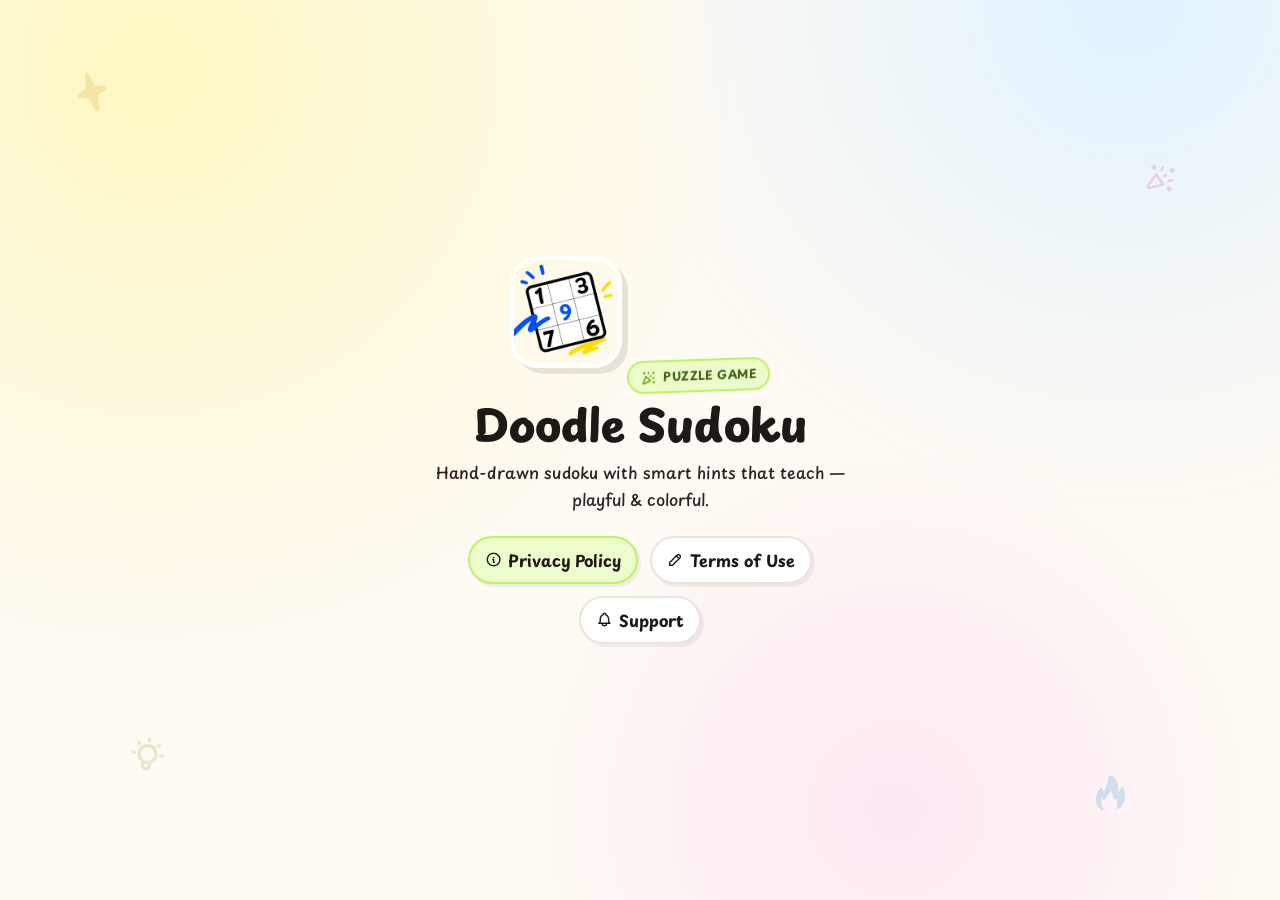
<file: doodle-sudoku/index.html>
<!DOCTYPE html>
<html lang="en">
  <head>
    <meta charset="utf-8" />
    <meta name="viewport" content="width=device-width, initial-scale=1" />
    <title>Doodle Sudoku</title>
    <meta
      name="description"
      content="Doodle Sudoku — hand-drawn sudoku with smart hints that teach."
    />
    <link rel="icon" type="image/png" href="./assets/favicon.png" />
    <link rel="apple-touch-icon" href="./assets/app-icon.png" />
    <link rel="preconnect" href="https://fonts.googleapis.com" />
    <link rel="preconnect" href="https://fonts.gstatic.com" crossorigin />
    <link
      href="https://fonts.googleapis.com/css2?family=Playpen+Sans:wght@400;500;600;700;800&display=swap"
      rel="stylesheet"
    />
    <link rel="stylesheet" href="./assets/shared.css" />
  </head>
  <body>
    <div class="floaters" aria-hidden="true">
      <span class="icon icon-sparkle a"></span>
      <span class="icon icon-confetti b"></span>
      <span class="icon icon-bulb c"></span>
      <span class="icon icon-streak d"></span>
    </div>

    <div class="hero">
      <div class="hero-inner">
        <img
          class="app-icon"
          src="./assets/app-icon.png"
          width="112"
          height="112"
          alt="Doodle Sudoku app icon"
        />
        <span class="eyebrow" style="margin: 0 auto"
          ><span class="icon icon-confetti"></span> Puzzle game</span
        >
        <h1>Doodle Sudoku</h1>
        <p>Hand-drawn sudoku with smart hints that teach — playful &amp; colorful.</p>
        <nav class="links" style="justify-content: center">
          <a class="primary" href="./privacy/"
            ><span class="icon icon-info"></span> Privacy Policy</a
          >
          <a href="./terms/"><span class="icon icon-pencil"></span> Terms of Use</a>
          <a href="./support/"><span class="icon icon-bell"></span> Support</a>
        </nav>
      </div>
    </div>
  </body>
</html>
</file>
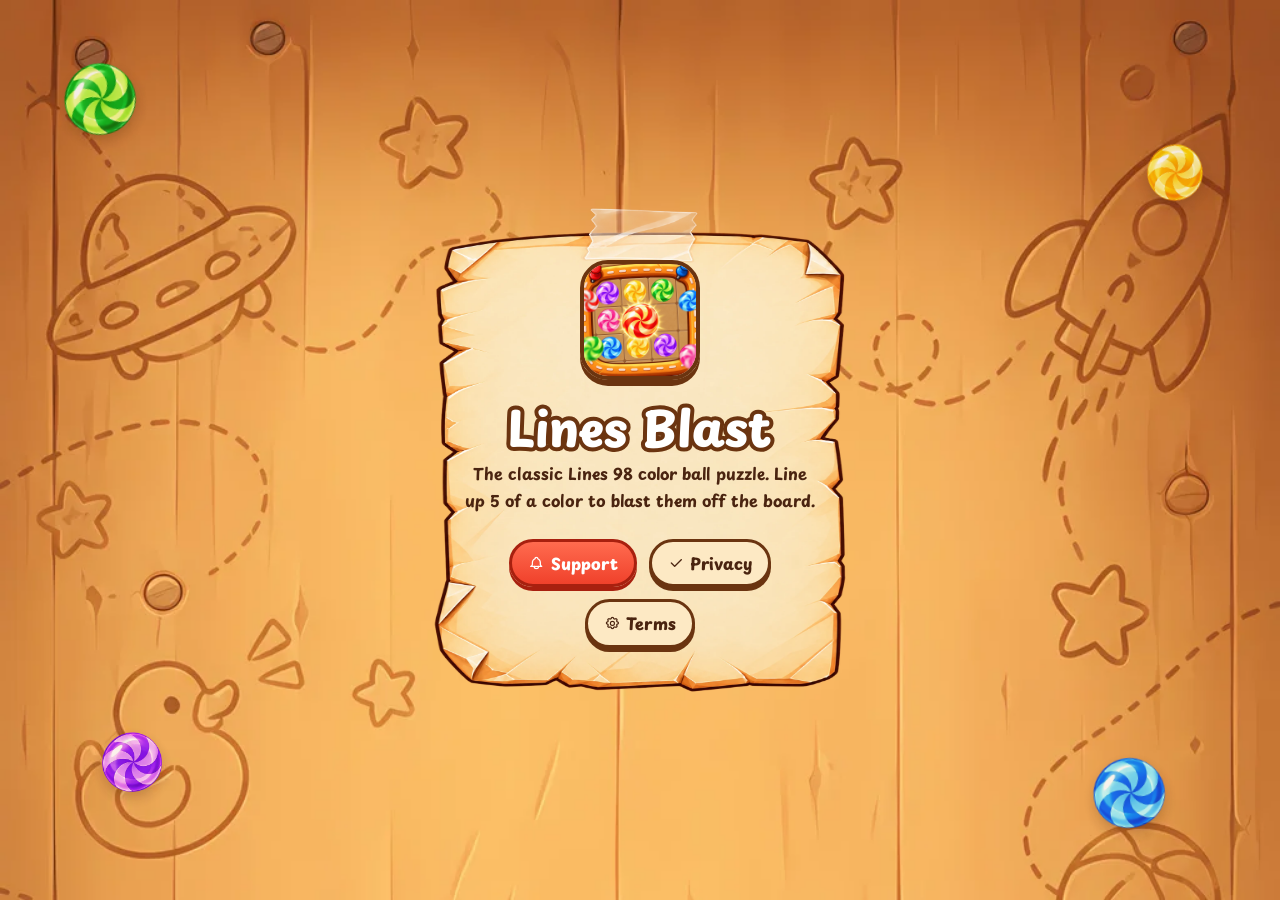
<file: lines-blast/index.html>
<!DOCTYPE html>
<html lang="en">
  <head>
    <meta charset="utf-8" />
    <meta name="viewport" content="width=device-width, initial-scale=1" />
    <title>Lines Blast: Color Ball Puzzle</title>
    <meta
      name="description"
      content="Lines Blast — the classic Lines 98 color ball puzzle. Line up 5 balls of the same color to blast them off the board."
    />
    <link rel="icon" type="image/png" href="./assets/favicon.png" />
    <link rel="apple-touch-icon" href="./assets/app-icon.png" />
    <link rel="preconnect" href="https://fonts.googleapis.com" />
    <link rel="preconnect" href="https://fonts.gstatic.com" crossorigin />
    <link
      href="https://fonts.googleapis.com/css2?family=Playpen+Sans:wght@500;700&display=swap"
      rel="stylesheet"
    />
    <link rel="stylesheet" href="./assets/shared.css" />
  </head>
  <body>
    <div class="balls" aria-hidden="true">
      <img class="a" src="./assets/ball-lollipop-1.webp" alt="" />
      <img class="b" src="./assets/ball-lollipop-3.webp" alt="" />
      <img class="c" src="./assets/ball-lollipop-5.webp" alt="" />
      <img class="d" src="./assets/ball-lollipop-6.webp" alt="" />
    </div>

    <div class="hero">
      <div class="hero-card">
        <img
          class="app-icon"
          src="./assets/app-icon.png"
          width="120"
          height="120"
          alt="Lines Blast app icon"
        />
        <h1>Lines Blast</h1>
        <p>
          The classic Lines 98 color ball puzzle. Line up 5 of a color to blast
          them off the board.
        </p>
        <nav class="links">
          <a class="primary" href="./support/"
            ><span class="icon icon-bell"></span> Support</a
          >
          <a href="./privacy/"><span class="icon icon-check"></span> Privacy</a>
          <a href="./terms/"><span class="icon icon-settings"></span> Terms</a>
        </nav>
      </div>
    </div>
  </body>
</html>
</file>
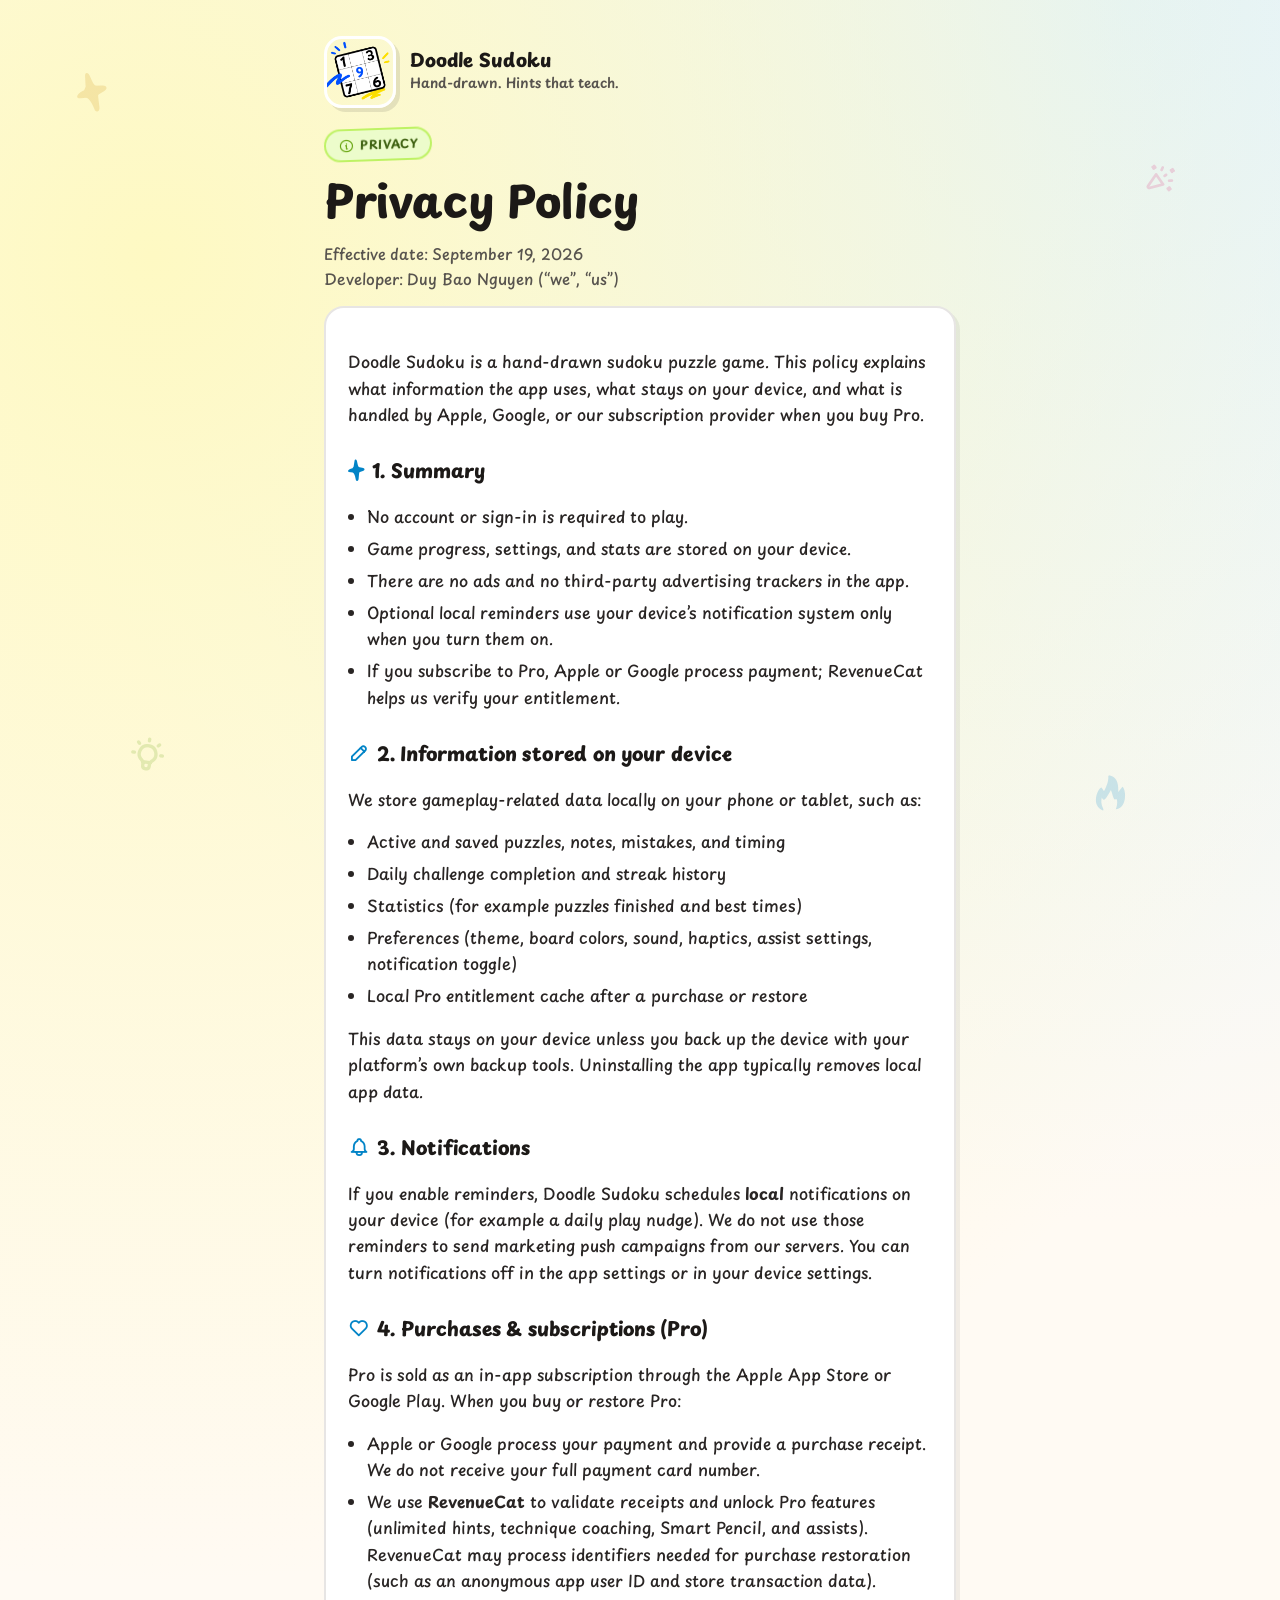
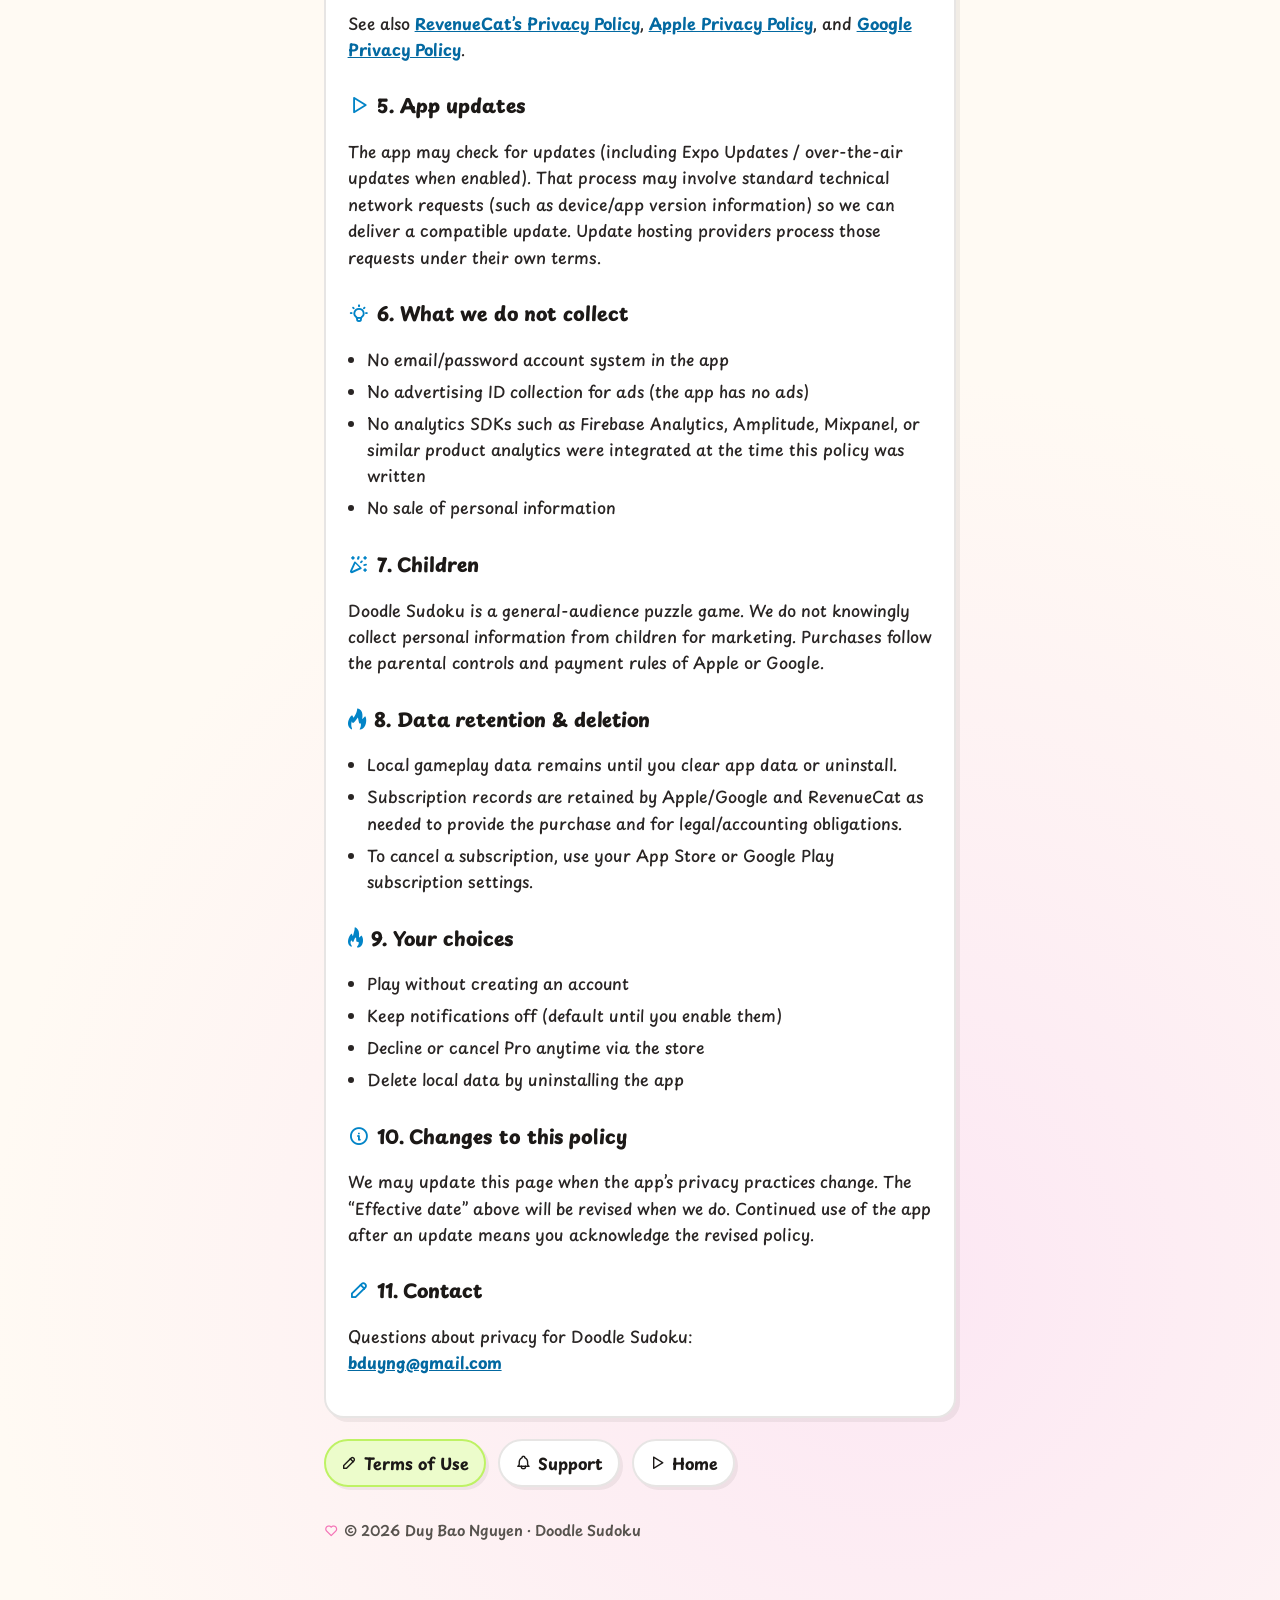
<file: doodle-sudoku/privacy/index.html>
<!DOCTYPE html>
<html lang="en">
  <head>
    <meta charset="utf-8" />
    <meta name="viewport" content="width=device-width, initial-scale=1" />
    <title>Privacy Policy — Doodle Sudoku</title>
    <meta
      name="description"
      content="Privacy Policy for Doodle Sudoku, a hand-drawn sudoku puzzle game by Duy Bao Nguyen."
    />
    <link rel="icon" type="image/png" href="../assets/favicon.png" />
    <link rel="apple-touch-icon" href="../assets/app-icon.png" />
    <link rel="preconnect" href="https://fonts.googleapis.com" />
    <link rel="preconnect" href="https://fonts.gstatic.com" crossorigin />
    <link
      href="https://fonts.googleapis.com/css2?family=Playpen+Sans:wght@400;500;600;700;800&display=swap"
      rel="stylesheet"
    />
    <link rel="stylesheet" href="../assets/shared.css" />
  </head>
  <body>
    <div class="floaters" aria-hidden="true">
      <span class="icon icon-sparkle a"></span>
      <span class="icon icon-confetti b"></span>
      <span class="icon icon-bulb c"></span>
      <span class="icon icon-streak d"></span>
    </div>

    <main class="wrap">
      <div class="brand">
        <img src="../assets/app-icon.png" width="72" height="72" alt="Doodle Sudoku app icon" />
        <div class="brand-text">
          <div class="brand-name">Doodle Sudoku</div>
          <div class="brand-tag">Hand-drawn. Hints that teach.</div>
        </div>
      </div>

      <header>
        <span class="eyebrow"><span class="icon icon-info"></span> Privacy</span>
        <h1>Privacy Policy</h1>
        <p class="meta">
          Effective date: September 19, 2026<br />
          Developer: Duy Bao Nguyen (“we”, “us”)
        </p>
      </header>

      <article class="card">
        <p>
          Doodle Sudoku is a hand-drawn sudoku puzzle game. This policy explains
          what information the app uses, what stays on your device, and what is
          handled by Apple, Google, or our subscription provider when you buy
          Pro.
        </p>

        <h2><span class="icon icon-sparkle"></span> 1. Summary</h2>
        <ul>
          <li>No account or sign-in is required to play.</li>
          <li>Game progress, settings, and stats are stored on your device.</li>
          <li>There are no ads and no third-party advertising trackers in the app.</li>
          <li>
            Optional local reminders use your device’s notification system only
            when you turn them on.
          </li>
          <li>
            If you subscribe to Pro, Apple or Google process payment; RevenueCat
            helps us verify your entitlement.
          </li>
        </ul>

        <h2><span class="icon icon-pencil"></span> 2. Information stored on your device</h2>
        <p>We store gameplay-related data locally on your phone or tablet, such as:</p>
        <ul>
          <li>Active and saved puzzles, notes, mistakes, and timing</li>
          <li>Daily challenge completion and streak history</li>
          <li>Statistics (for example puzzles finished and best times)</li>
          <li>
            Preferences (theme, board colors, sound, haptics, assist settings,
            notification toggle)
          </li>
          <li>Local Pro entitlement cache after a purchase or restore</li>
        </ul>
        <p>
          This data stays on your device unless you back up the device with your
          platform’s own backup tools. Uninstalling the app typically removes
          local app data.
        </p>

        <h2><span class="icon icon-bell"></span> 3. Notifications</h2>
        <p>
          If you enable reminders, Doodle Sudoku schedules
          <strong>local</strong> notifications on your device (for example a
          daily play nudge). We do not use those reminders to send marketing
          push campaigns from our servers. You can turn notifications off in the
          app settings or in your device settings.
        </p>

        <h2><span class="icon icon-heart"></span> 4. Purchases &amp; subscriptions (Pro)</h2>
        <p>
          Pro is sold as an in-app subscription through the Apple App Store or
          Google Play. When you buy or restore Pro:
        </p>
        <ul>
          <li>
            Apple or Google process your payment and provide a purchase receipt.
            We do not receive your full payment card number.
          </li>
          <li>
            We use <strong>RevenueCat</strong> to validate receipts and unlock
            Pro features (unlimited hints, technique coaching, Smart Pencil, and
            assists). RevenueCat may process identifiers needed for purchase
            restoration (such as an anonymous app user ID and store transaction
            data).
          </li>
        </ul>
        <p>
          See also
          <a href="https://www.revenuecat.com/privacy" rel="noopener noreferrer"
            >RevenueCat’s Privacy Policy</a
          >,
          <a
            href="https://www.apple.com/legal/privacy/"
            rel="noopener noreferrer"
            >Apple Privacy Policy</a
          >, and
          <a href="https://policies.google.com/privacy" rel="noopener noreferrer"
            >Google Privacy Policy</a
          >.
        </p>

        <h2><span class="icon icon-play"></span> 5. App updates</h2>
        <p>
          The app may check for updates (including Expo Updates / over-the-air
          updates when enabled). That process may involve standard technical
          network requests (such as device/app version information) so we can
          deliver a compatible update. Update hosting providers process those
          requests under their own terms.
        </p>

        <h2><span class="icon icon-bulb"></span> 6. What we do not collect</h2>
        <ul>
          <li>No email/password account system in the app</li>
          <li>No advertising ID collection for ads (the app has no ads)</li>
          <li>
            No analytics SDKs such as Firebase Analytics, Amplitude, Mixpanel,
            or similar product analytics were integrated at the time this policy
            was written
          </li>
          <li>No sale of personal information</li>
        </ul>

        <h2><span class="icon icon-confetti"></span> 7. Children</h2>
        <p>
          Doodle Sudoku is a general-audience puzzle game. We do not knowingly
          collect personal information from children for marketing. Purchases
          follow the parental controls and payment rules of Apple or Google.
        </p>

        <h2><span class="icon icon-streak"></span> 8. Data retention &amp; deletion</h2>
        <ul>
          <li>
            Local gameplay data remains until you clear app data or uninstall.
          </li>
          <li>
            Subscription records are retained by Apple/Google and RevenueCat as
            needed to provide the purchase and for legal/accounting obligations.
          </li>
          <li>
            To cancel a subscription, use your App Store or Google Play
            subscription settings.
          </li>
        </ul>

        <h2><span class="icon icon-fire"></span> 9. Your choices</h2>
        <ul>
          <li>Play without creating an account</li>
          <li>Keep notifications off (default until you enable them)</li>
          <li>Decline or cancel Pro anytime via the store</li>
          <li>Delete local data by uninstalling the app</li>
        </ul>

        <h2><span class="icon icon-info"></span> 10. Changes to this policy</h2>
        <p>
          We may update this page when the app’s privacy practices change. The
          “Effective date” above will be revised when we do. Continued use of
          the app after an update means you acknowledge the revised policy.
        </p>

        <h2><span class="icon icon-pencil"></span> 11. Contact</h2>
        <p>
          Questions about privacy for Doodle Sudoku:<br />
          <a href="mailto:bduyng@gmail.com">bduyng@gmail.com</a>
        </p>
      </article>

      <div class="links">
        <a class="primary" href="../terms/"
          ><span class="icon icon-pencil"></span> Terms of Use</a
        >
        <a href="../support/"><span class="icon icon-bell"></span> Support</a>
        <a href="../"><span class="icon icon-play"></span> Home</a>
      </div>

      <footer>
        <span class="icon icon-heart"></span>
        © 2026 Duy Bao Nguyen · Doodle Sudoku
      </footer>
    </main>
  </body>
</html>
</file>
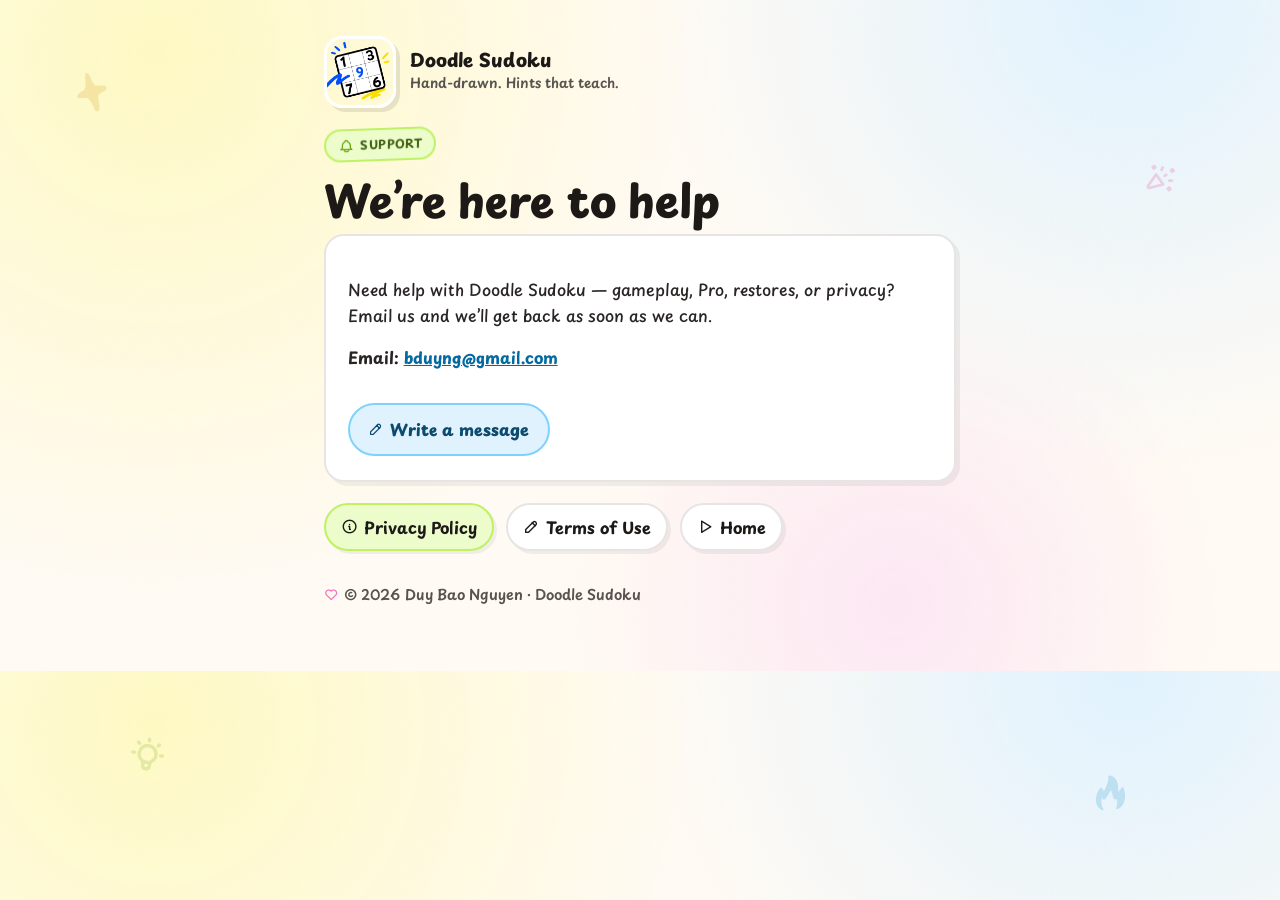
<file: doodle-sudoku/support/index.html>
<!DOCTYPE html>
<html lang="en">
  <head>
    <meta charset="utf-8" />
    <meta name="viewport" content="width=device-width, initial-scale=1" />
    <title>Support — Doodle Sudoku</title>
    <meta name="description" content="Support contact for Doodle Sudoku." />
    <link rel="icon" type="image/png" href="../assets/favicon.png" />
    <link rel="apple-touch-icon" href="../assets/app-icon.png" />
    <link rel="preconnect" href="https://fonts.googleapis.com" />
    <link rel="preconnect" href="https://fonts.gstatic.com" crossorigin />
    <link
      href="https://fonts.googleapis.com/css2?family=Playpen+Sans:wght@400;500;600;700;800&display=swap"
      rel="stylesheet"
    />
    <link rel="stylesheet" href="../assets/shared.css" />
  </head>
  <body>
    <div class="floaters" aria-hidden="true">
      <span class="icon icon-sparkle a"></span>
      <span class="icon icon-confetti b"></span>
      <span class="icon icon-bulb c"></span>
      <span class="icon icon-streak d"></span>
    </div>

    <main class="wrap">
      <div class="brand">
        <img src="../assets/app-icon.png" width="72" height="72" alt="Doodle Sudoku app icon" />
        <div class="brand-text">
          <div class="brand-name">Doodle Sudoku</div>
          <div class="brand-tag">Hand-drawn. Hints that teach.</div>
        </div>
      </div>

      <span class="eyebrow"><span class="icon icon-bell"></span> Support</span>
      <h1>We’re here to help</h1>
      <div class="card">
        <p>
          Need help with Doodle Sudoku — gameplay, Pro, restores, or privacy?
          Email us and we’ll get back as soon as we can.
        </p>
        <p>
          <strong>Email:</strong>
          <a href="mailto:bduyng@gmail.com?subject=Doodle%20Sudoku%20Support"
            >bduyng@gmail.com</a
          >
        </p>
        <a
          class="btn"
          href="mailto:bduyng@gmail.com?subject=Doodle%20Sudoku%20Support"
          ><span class="icon icon-pencil"></span> Write a message</a
        >
      </div>
      <div class="links">
        <a class="primary" href="../privacy/"
          ><span class="icon icon-info"></span> Privacy Policy</a
        >
        <a href="../terms/"><span class="icon icon-pencil"></span> Terms of Use</a>
        <a href="../"><span class="icon icon-play"></span> Home</a>
      </div>
      <footer>
        <span class="icon icon-heart"></span>
        © 2026 Duy Bao Nguyen · Doodle Sudoku
      </footer>
    </main>
  </body>
</html>
</file>
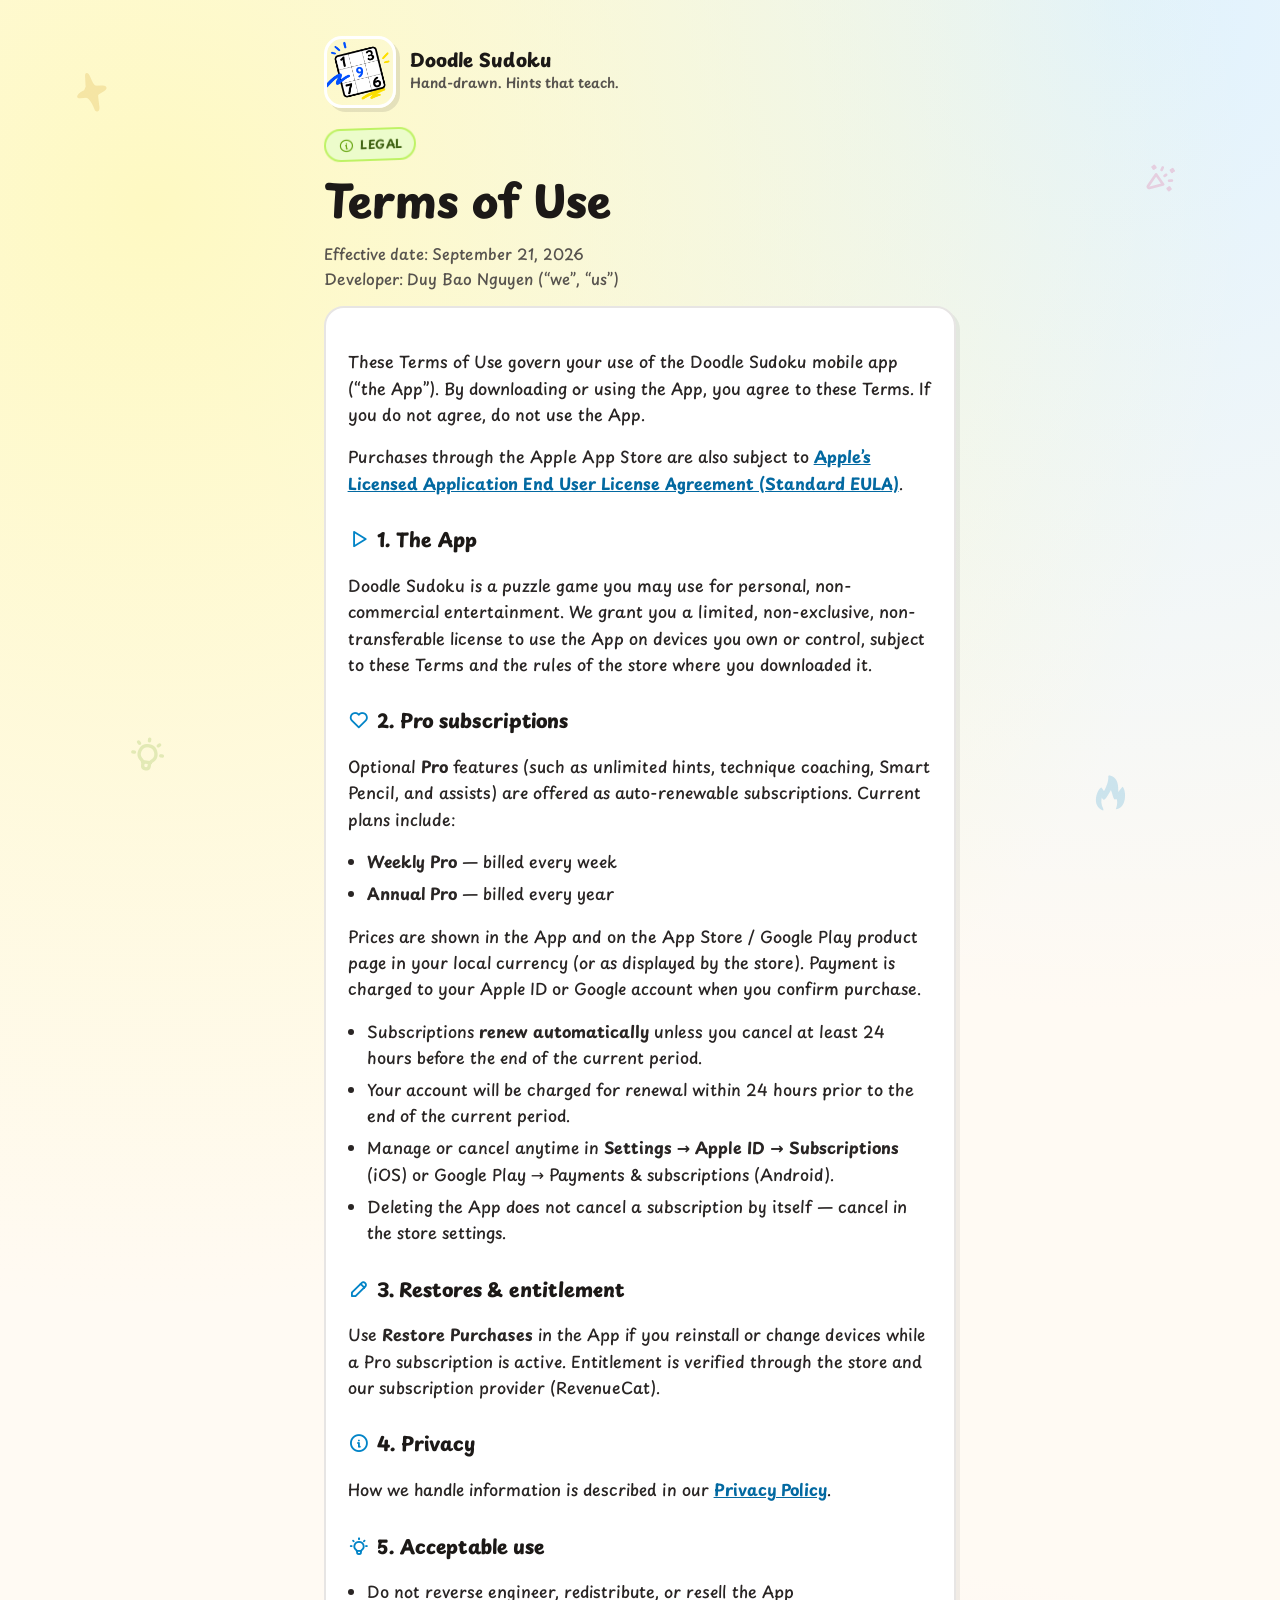
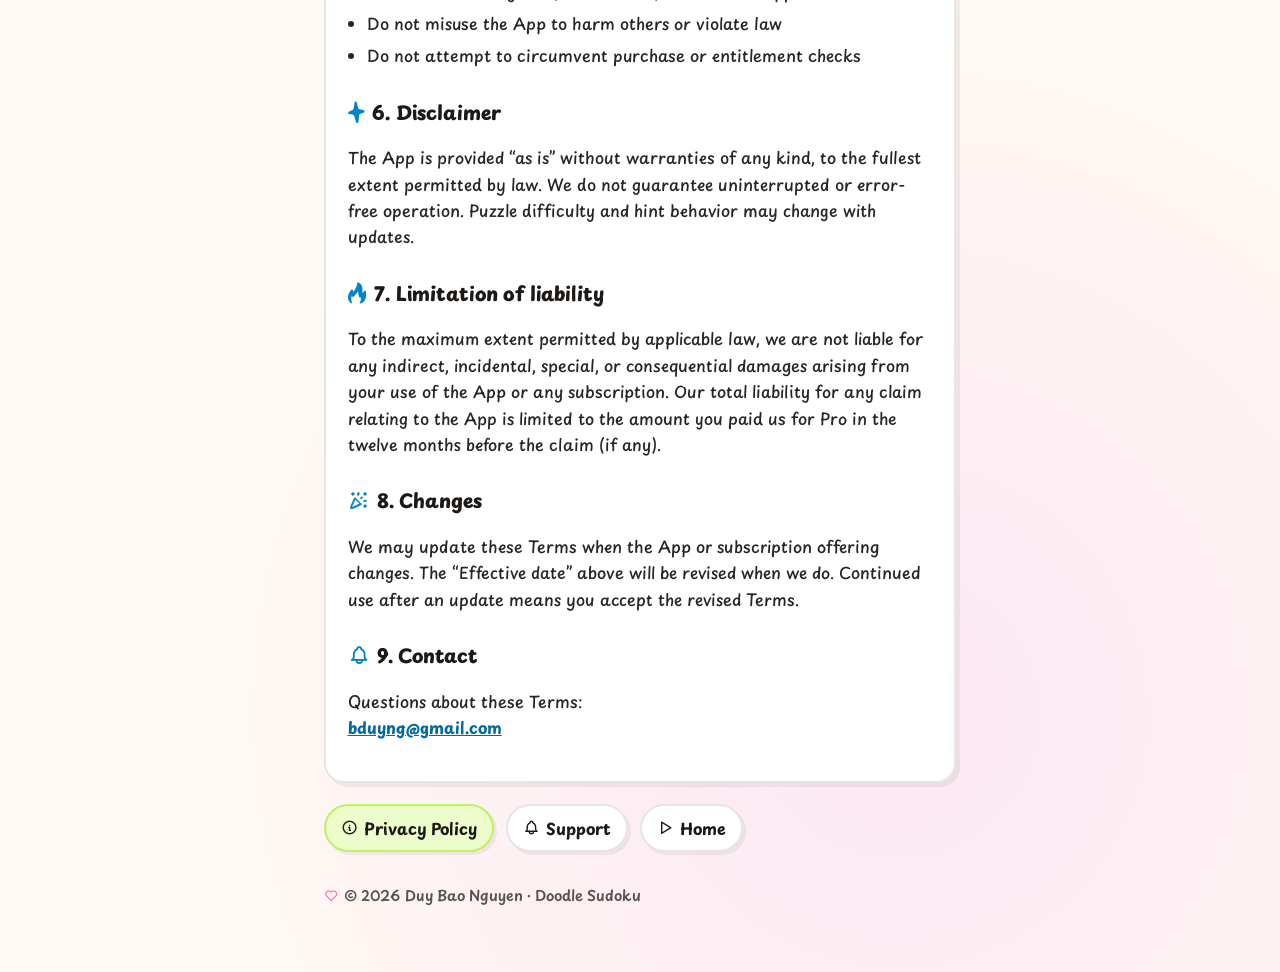
<file: doodle-sudoku/terms/index.html>
<!DOCTYPE html>
<html lang="en">
  <head>
    <meta charset="utf-8" />
    <meta name="viewport" content="width=device-width, initial-scale=1" />
    <title>Terms of Use — Doodle Sudoku</title>
    <meta
      name="description"
      content="Terms of Use for Doodle Sudoku, including Pro auto-renewable subscriptions."
    />
    <link rel="icon" type="image/png" href="../assets/favicon.png" />
    <link rel="apple-touch-icon" href="../assets/app-icon.png" />
    <link rel="preconnect" href="https://fonts.googleapis.com" />
    <link rel="preconnect" href="https://fonts.gstatic.com" crossorigin />
    <link
      href="https://fonts.googleapis.com/css2?family=Playpen+Sans:wght@400;500;600;700;800&display=swap"
      rel="stylesheet"
    />
    <link rel="stylesheet" href="../assets/shared.css" />
  </head>
  <body>
    <div class="floaters" aria-hidden="true">
      <span class="icon icon-sparkle a"></span>
      <span class="icon icon-confetti b"></span>
      <span class="icon icon-bulb c"></span>
      <span class="icon icon-streak d"></span>
    </div>

    <main class="wrap">
      <div class="brand">
        <img src="../assets/app-icon.png" width="72" height="72" alt="Doodle Sudoku app icon" />
        <div class="brand-text">
          <div class="brand-name">Doodle Sudoku</div>
          <div class="brand-tag">Hand-drawn. Hints that teach.</div>
        </div>
      </div>

      <header>
        <span class="eyebrow"><span class="icon icon-info"></span> Legal</span>
        <h1>Terms of Use</h1>
        <p class="meta">
          Effective date: September 21, 2026<br />
          Developer: Duy Bao Nguyen (“we”, “us”)
        </p>
      </header>

      <article class="card">
        <p>
          These Terms of Use govern your use of the Doodle Sudoku mobile app
          (“the App”). By downloading or using the App, you agree to these
          Terms. If you do not agree, do not use the App.
        </p>
        <p>
          Purchases through the Apple App Store are also subject to
          <a
            href="https://www.apple.com/legal/internet-services/itunes/dev/stdeula/"
            rel="noopener noreferrer"
            >Apple’s Licensed Application End User License Agreement (Standard
            EULA)</a
          >.
        </p>

        <h2><span class="icon icon-play"></span> 1. The App</h2>
        <p>
          Doodle Sudoku is a puzzle game you may use for personal,
          non-commercial entertainment. We grant you a limited, non-exclusive,
          non-transferable license to use the App on devices you own or control,
          subject to these Terms and the rules of the store where you downloaded
          it.
        </p>

        <h2><span class="icon icon-heart"></span> 2. Pro subscriptions</h2>
        <p>
          Optional <strong>Pro</strong> features (such as unlimited hints,
          technique coaching, Smart Pencil, and assists) are offered as
          auto-renewable subscriptions. Current plans include:
        </p>
        <ul>
          <li><strong>Weekly Pro</strong> — billed every week</li>
          <li><strong>Annual Pro</strong> — billed every year</li>
        </ul>
        <p>
          Prices are shown in the App and on the App Store / Google Play product
          page in your local currency (or as displayed by the store). Payment is
          charged to your Apple ID or Google account when you confirm purchase.
        </p>
        <ul>
          <li>
            Subscriptions
            <strong>renew automatically</strong> unless you cancel at least 24
            hours before the end of the current period.
          </li>
          <li>
            Your account will be charged for renewal within 24 hours prior to
            the end of the current period.
          </li>
          <li>
            Manage or cancel anytime in
            <strong>Settings → Apple ID → Subscriptions</strong> (iOS) or Google
            Play → Payments &amp; subscriptions (Android).
          </li>
          <li>
            Deleting the App does not cancel a subscription by itself — cancel
            in the store settings.
          </li>
        </ul>

        <h2><span class="icon icon-pencil"></span> 3. Restores &amp; entitlement</h2>
        <p>
          Use <strong>Restore Purchases</strong> in the App if you reinstall or
          change devices while a Pro subscription is active. Entitlement is
          verified through the store and our subscription provider (RevenueCat).
        </p>

        <h2><span class="icon icon-info"></span> 4. Privacy</h2>
        <p>
          How we handle information is described in our
          <a href="../privacy/">Privacy Policy</a>.
        </p>

        <h2><span class="icon icon-bulb"></span> 5. Acceptable use</h2>
        <ul>
          <li>Do not reverse engineer, redistribute, or resell the App</li>
          <li>Do not misuse the App to harm others or violate law</li>
          <li>Do not attempt to circumvent purchase or entitlement checks</li>
        </ul>

        <h2><span class="icon icon-sparkle"></span> 6. Disclaimer</h2>
        <p>
          The App is provided “as is” without warranties of any kind, to the
          fullest extent permitted by law. We do not guarantee uninterrupted or
          error-free operation. Puzzle difficulty and hint behavior may change
          with updates.
        </p>

        <h2><span class="icon icon-streak"></span> 7. Limitation of liability</h2>
        <p>
          To the maximum extent permitted by applicable law, we are not liable
          for any indirect, incidental, special, or consequential damages
          arising from your use of the App or any subscription. Our total
          liability for any claim relating to the App is limited to the amount
          you paid us for Pro in the twelve months before the claim (if any).
        </p>

        <h2><span class="icon icon-confetti"></span> 8. Changes</h2>
        <p>
          We may update these Terms when the App or subscription offering
          changes. The “Effective date” above will be revised when we do.
          Continued use after an update means you accept the revised Terms.
        </p>

        <h2><span class="icon icon-bell"></span> 9. Contact</h2>
        <p>
          Questions about these Terms:<br />
          <a href="mailto:bduyng@gmail.com">bduyng@gmail.com</a>
        </p>
      </article>

      <div class="links">
        <a class="primary" href="../privacy/"
          ><span class="icon icon-info"></span> Privacy Policy</a
        >
        <a href="../support/"><span class="icon icon-bell"></span> Support</a>
        <a href="../"><span class="icon icon-play"></span> Home</a>
      </div>

      <footer>
        <span class="icon icon-heart"></span>
        © 2026 Duy Bao Nguyen · Doodle Sudoku
      </footer>
    </main>
  </body>
</html>
</file>
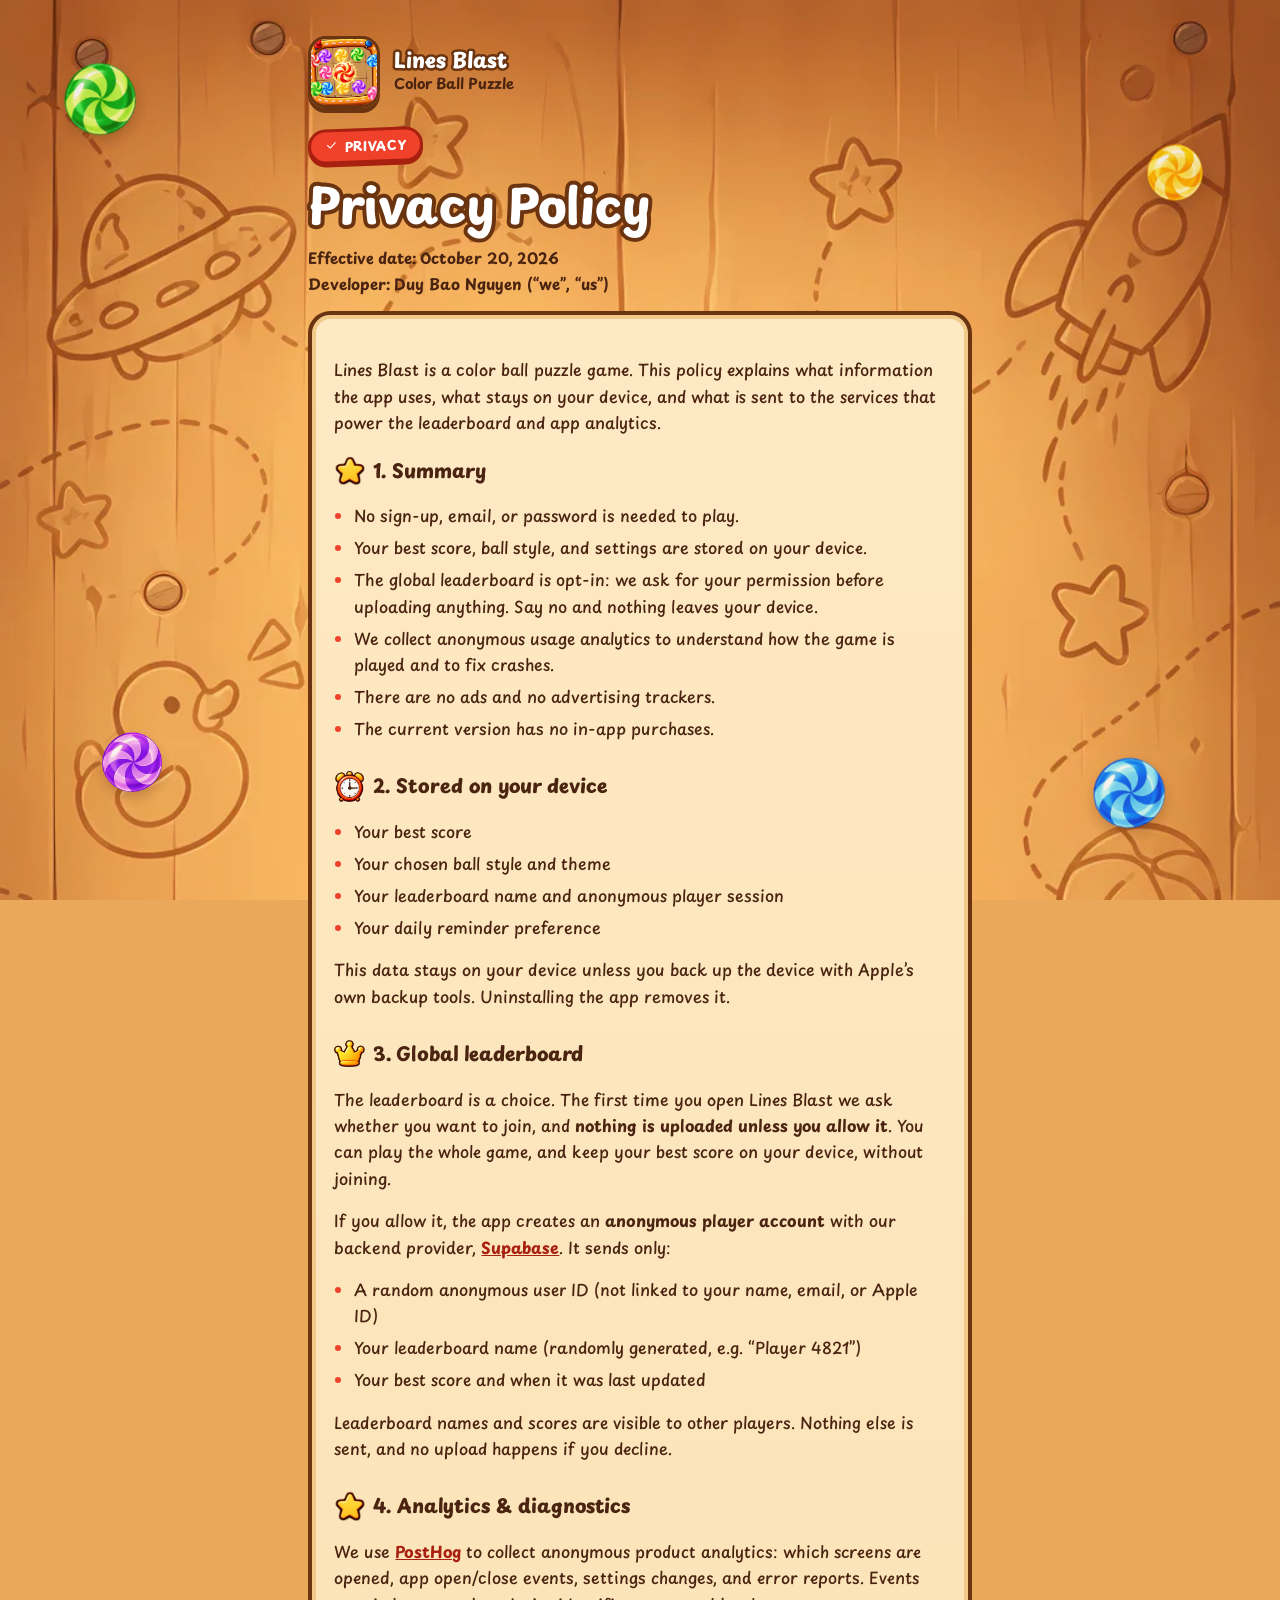
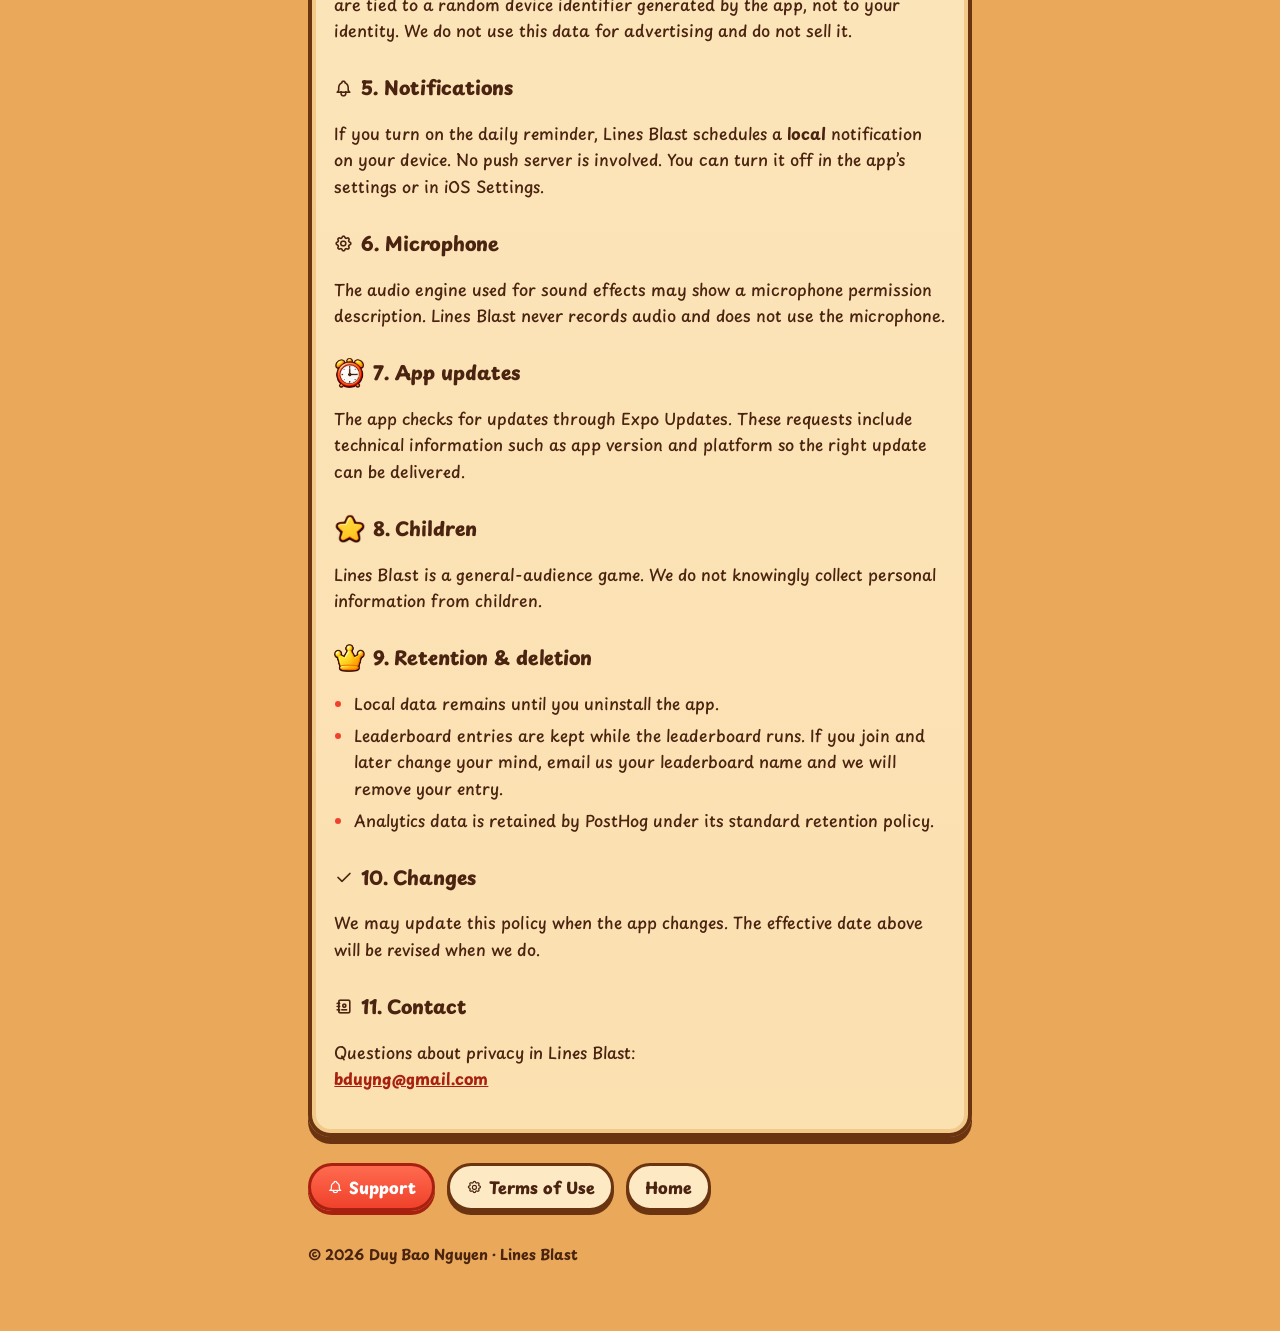
<file: lines-blast/privacy/index.html>
<!DOCTYPE html>
<html lang="en">
  <head>
    <meta charset="utf-8" />
    <meta name="viewport" content="width=device-width, initial-scale=1" />
    <title>Privacy Policy — Lines Blast</title>
    <meta
      name="description"
      content="Privacy Policy for Lines Blast, a color ball puzzle game by Duy Bao Nguyen."
    />
    <link rel="icon" type="image/png" href="../assets/favicon.png" />
    <link rel="apple-touch-icon" href="../assets/app-icon.png" />
    <link rel="preconnect" href="https://fonts.googleapis.com" />
    <link rel="preconnect" href="https://fonts.gstatic.com" crossorigin />
    <link
      href="https://fonts.googleapis.com/css2?family=Playpen+Sans:wght@500;700&display=swap"
      rel="stylesheet"
    />
    <link rel="stylesheet" href="../assets/shared.css" />
  </head>
  <body>
    <div class="balls" aria-hidden="true">
      <img class="a" src="../assets/ball-lollipop-1.webp" alt="" />
      <img class="b" src="../assets/ball-lollipop-3.webp" alt="" />
      <img class="c" src="../assets/ball-lollipop-5.webp" alt="" />
      <img class="d" src="../assets/ball-lollipop-6.webp" alt="" />
    </div>

    <main class="wrap">
      <a class="brand" href="../">
        <img src="../assets/app-icon.png" width="72" height="72" alt="Lines Blast app icon" />
        <div>
          <div class="brand-name">Lines Blast</div>
          <div class="brand-tag">Color Ball Puzzle</div>
        </div>
      </a>

      <header>
        <span class="eyebrow"><span class="icon icon-check"></span> Privacy</span>
        <h1>Privacy Policy</h1>
        <p class="meta">
          Effective date: October 20, 2026<br />
          Developer: Duy Bao Nguyen (“we”, “us”)
        </p>
      </header>

      <article class="card">
        <p>
          Lines Blast is a color ball puzzle game. This policy explains what
          information the app uses, what stays on your device, and what is sent
          to the services that power the leaderboard and app analytics.
        </p>

        <h2><img class="sticker" src="../assets/star.webp" alt="" /> 1. Summary</h2>
        <ul>
          <li>No sign-up, email, or password is needed to play.</li>
          <li>Your best score, ball style, and settings are stored on your device.</li>
          <li>
            The global leaderboard is opt-in: we ask for your permission before
            uploading anything. Say no and nothing leaves your device.
          </li>
          <li>
            We collect anonymous usage analytics to understand how the game is
            played and to fix crashes.
          </li>
          <li>There are no ads and no advertising trackers.</li>
          <li>The current version has no in-app purchases.</li>
        </ul>

        <h2><img class="sticker" src="../assets/clock.webp" alt="" /> 2. Stored on your device</h2>
        <ul>
          <li>Your best score</li>
          <li>Your chosen ball style and theme</li>
          <li>Your leaderboard name and anonymous player session</li>
          <li>Your daily reminder preference</li>
        </ul>
        <p>
          This data stays on your device unless you back up the device with
          Apple’s own backup tools. Uninstalling the app removes it.
        </p>

        <h2><img class="sticker" src="../assets/crown.webp" alt="" /> 3. Global leaderboard</h2>
        <p>
          The leaderboard is a choice. The first time you open Lines Blast we ask
          whether you want to join, and <strong>nothing is uploaded unless you
          allow it</strong>. You can play the whole game, and keep your best score
          on your device, without joining.
        </p>
        <p>
          If you allow it, the app creates an
          <strong>anonymous player account</strong> with our backend provider,
          <a href="https://supabase.com/privacy" rel="noopener noreferrer">Supabase</a>.
          It sends only:
        </p>
        <ul>
          <li>A random anonymous user ID (not linked to your name, email, or Apple ID)</li>
          <li>Your leaderboard name (randomly generated, e.g. “Player 4821”)</li>
          <li>Your best score and when it was last updated</li>
        </ul>
        <p>
          Leaderboard names and scores are visible to other players. Nothing else
          is sent, and no upload happens if you decline.
        </p>

        <h2><img class="sticker" src="../assets/star.webp" alt="" /> 4. Analytics &amp; diagnostics</h2>
        <p>
          We use
          <a href="https://posthog.com/privacy" rel="noopener noreferrer">PostHog</a>
          to collect anonymous product analytics: which screens are opened, app
          open/close events, settings changes, and error reports. Events are
          tied to a random device identifier generated by the app, not to your
          identity. We do not use this data for advertising and do not sell it.
        </p>

        <h2><span class="icon icon-bell"></span> 5. Notifications</h2>
        <p>
          If you turn on the daily reminder, Lines Blast schedules a
          <strong>local</strong> notification on your device. No push server is
          involved. You can turn it off in the app’s settings or in iOS
          Settings.
        </p>

        <h2><span class="icon icon-settings"></span> 6. Microphone</h2>
        <p>
          The audio engine used for sound effects may show a microphone
          permission description. Lines Blast never records audio and does not
          use the microphone.
        </p>

        <h2><img class="sticker" src="../assets/clock.webp" alt="" /> 7. App updates</h2>
        <p>
          The app checks for updates through Expo Updates. These requests
          include technical information such as app version and platform so
          the right update can be delivered.
        </p>

        <h2><img class="sticker" src="../assets/star.webp" alt="" /> 8. Children</h2>
        <p>
          Lines Blast is a general-audience game. We do not knowingly collect
          personal information from children.
        </p>

        <h2><img class="sticker" src="../assets/crown.webp" alt="" /> 9. Retention &amp; deletion</h2>
        <ul>
          <li>Local data remains until you uninstall the app.</li>
          <li>
            Leaderboard entries are kept while the leaderboard runs. If you join
            and later change your mind, email us your leaderboard name and we
            will remove your entry.
          </li>
          <li>Analytics data is retained by PostHog under its standard retention policy.</li>
        </ul>

        <h2><span class="icon icon-check"></span> 10. Changes</h2>
        <p>
          We may update this policy when the app changes. The effective date
          above will be revised when we do.
        </p>

        <h2><span class="icon icon-address-book"></span> 11. Contact</h2>
        <p>
          Questions about privacy in Lines Blast:<br />
          <a href="mailto:bduyng@gmail.com">bduyng@gmail.com</a>
        </p>
      </article>

      <nav class="links">
        <a class="primary" href="../support/"><span class="icon icon-bell"></span> Support</a>
        <a href="../terms/"><span class="icon icon-settings"></span> Terms of Use</a>
        <a href="../">Home</a>
      </nav>

      <footer>© 2026 Duy Bao Nguyen · Lines Blast</footer>
    </main>
  </body>
</html>
</file>
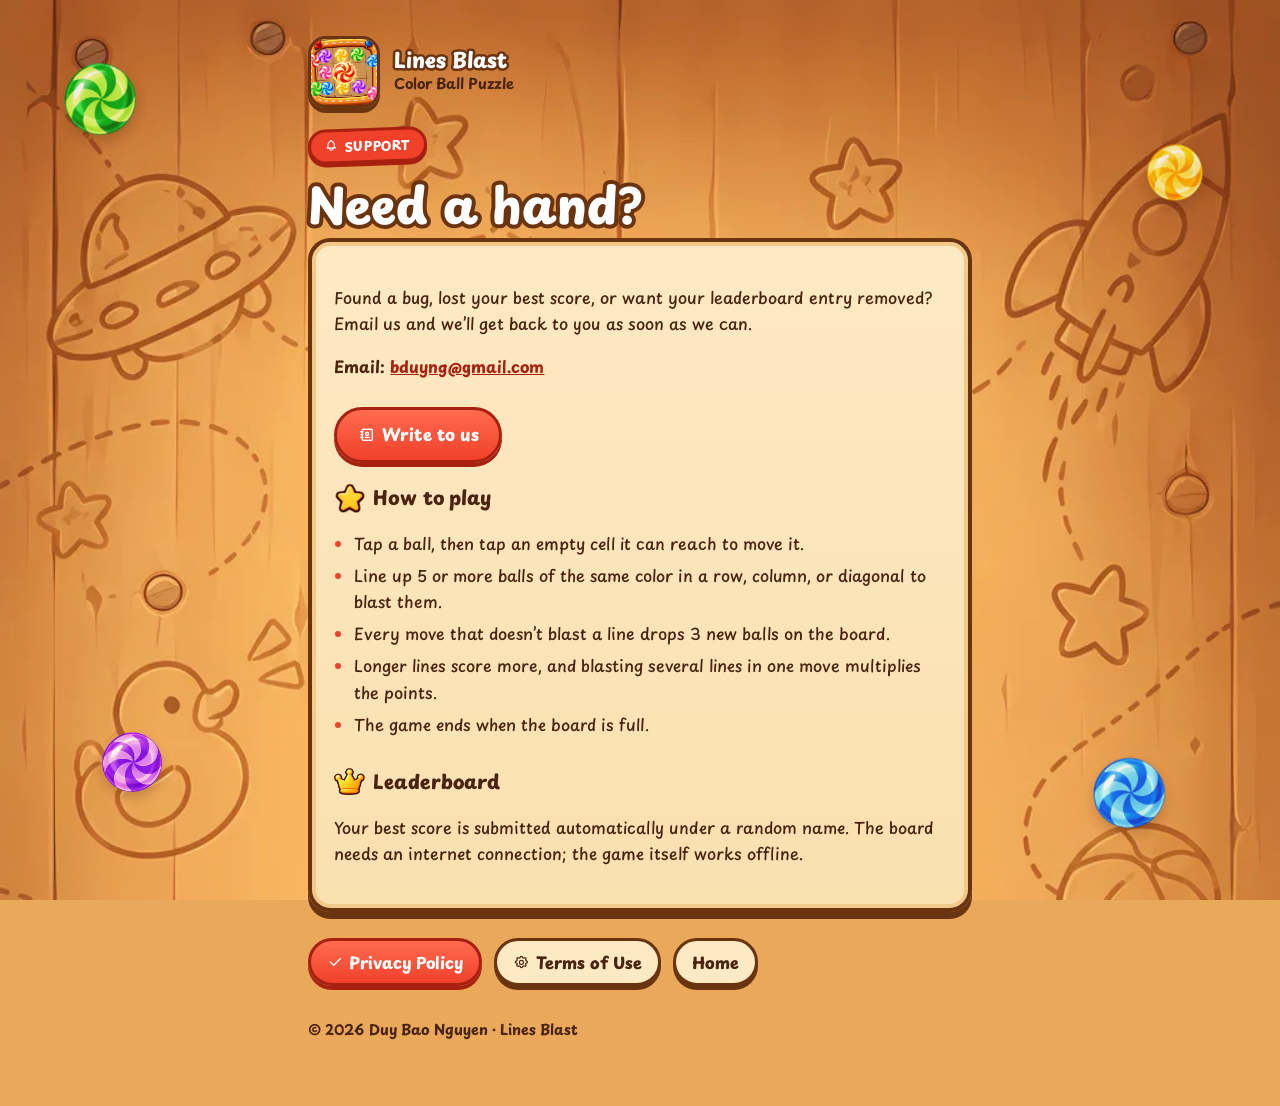
<file: lines-blast/support/index.html>
<!DOCTYPE html>
<html lang="en">
  <head>
    <meta charset="utf-8" />
    <meta name="viewport" content="width=device-width, initial-scale=1" />
    <title>Support — Lines Blast</title>
    <meta name="description" content="Get help with Lines Blast." />
    <link rel="icon" type="image/png" href="../assets/favicon.png" />
    <link rel="apple-touch-icon" href="../assets/app-icon.png" />
    <link rel="preconnect" href="https://fonts.googleapis.com" />
    <link rel="preconnect" href="https://fonts.gstatic.com" crossorigin />
    <link
      href="https://fonts.googleapis.com/css2?family=Playpen+Sans:wght@500;700&display=swap"
      rel="stylesheet"
    />
    <link rel="stylesheet" href="../assets/shared.css" />
  </head>
  <body>
    <div class="balls" aria-hidden="true">
      <img class="a" src="../assets/ball-lollipop-1.webp" alt="" />
      <img class="b" src="../assets/ball-lollipop-3.webp" alt="" />
      <img class="c" src="../assets/ball-lollipop-5.webp" alt="" />
      <img class="d" src="../assets/ball-lollipop-6.webp" alt="" />
    </div>

    <main class="wrap">
      <a class="brand" href="../">
        <img src="../assets/app-icon.png" width="72" height="72" alt="Lines Blast app icon" />
        <div>
          <div class="brand-name">Lines Blast</div>
          <div class="brand-tag">Color Ball Puzzle</div>
        </div>
      </a>

      <span class="eyebrow"><span class="icon icon-bell"></span> Support</span>
      <h1>Need a hand?</h1>

      <div class="card">
        <p>
          Found a bug, lost your best score, or want your leaderboard entry
          removed? Email us and we’ll get back to you as soon as we can.
        </p>
        <p>
          <strong>Email:</strong>
          <a href="mailto:bduyng@gmail.com?subject=Lines%20Blast%20Support">bduyng@gmail.com</a>
        </p>
        <a class="btn" href="mailto:bduyng@gmail.com?subject=Lines%20Blast%20Support"
          ><span class="icon icon-address-book"></span> Write to us</a
        >

        <h2><img class="sticker" src="../assets/star.webp" alt="" /> How to play</h2>
        <ul>
          <li>Tap a ball, then tap an empty cell it can reach to move it.</li>
          <li>Line up 5 or more balls of the same color in a row, column, or diagonal to blast them.</li>
          <li>Every move that doesn’t blast a line drops 3 new balls on the board.</li>
          <li>Longer lines score more, and blasting several lines in one move multiplies the points.</li>
          <li>The game ends when the board is full.</li>
        </ul>

        <h2><img class="sticker" src="../assets/crown.webp" alt="" /> Leaderboard</h2>
        <p>
          Your best score is submitted automatically under a random name. The
          board needs an internet connection; the game itself works offline.
        </p>
      </div>

      <nav class="links">
        <a class="primary" href="../privacy/"><span class="icon icon-check"></span> Privacy Policy</a>
        <a href="../terms/"><span class="icon icon-settings"></span> Terms of Use</a>
        <a href="../">Home</a>
      </nav>

      <footer>© 2026 Duy Bao Nguyen · Lines Blast</footer>
    </main>
  </body>
</html>
</file>
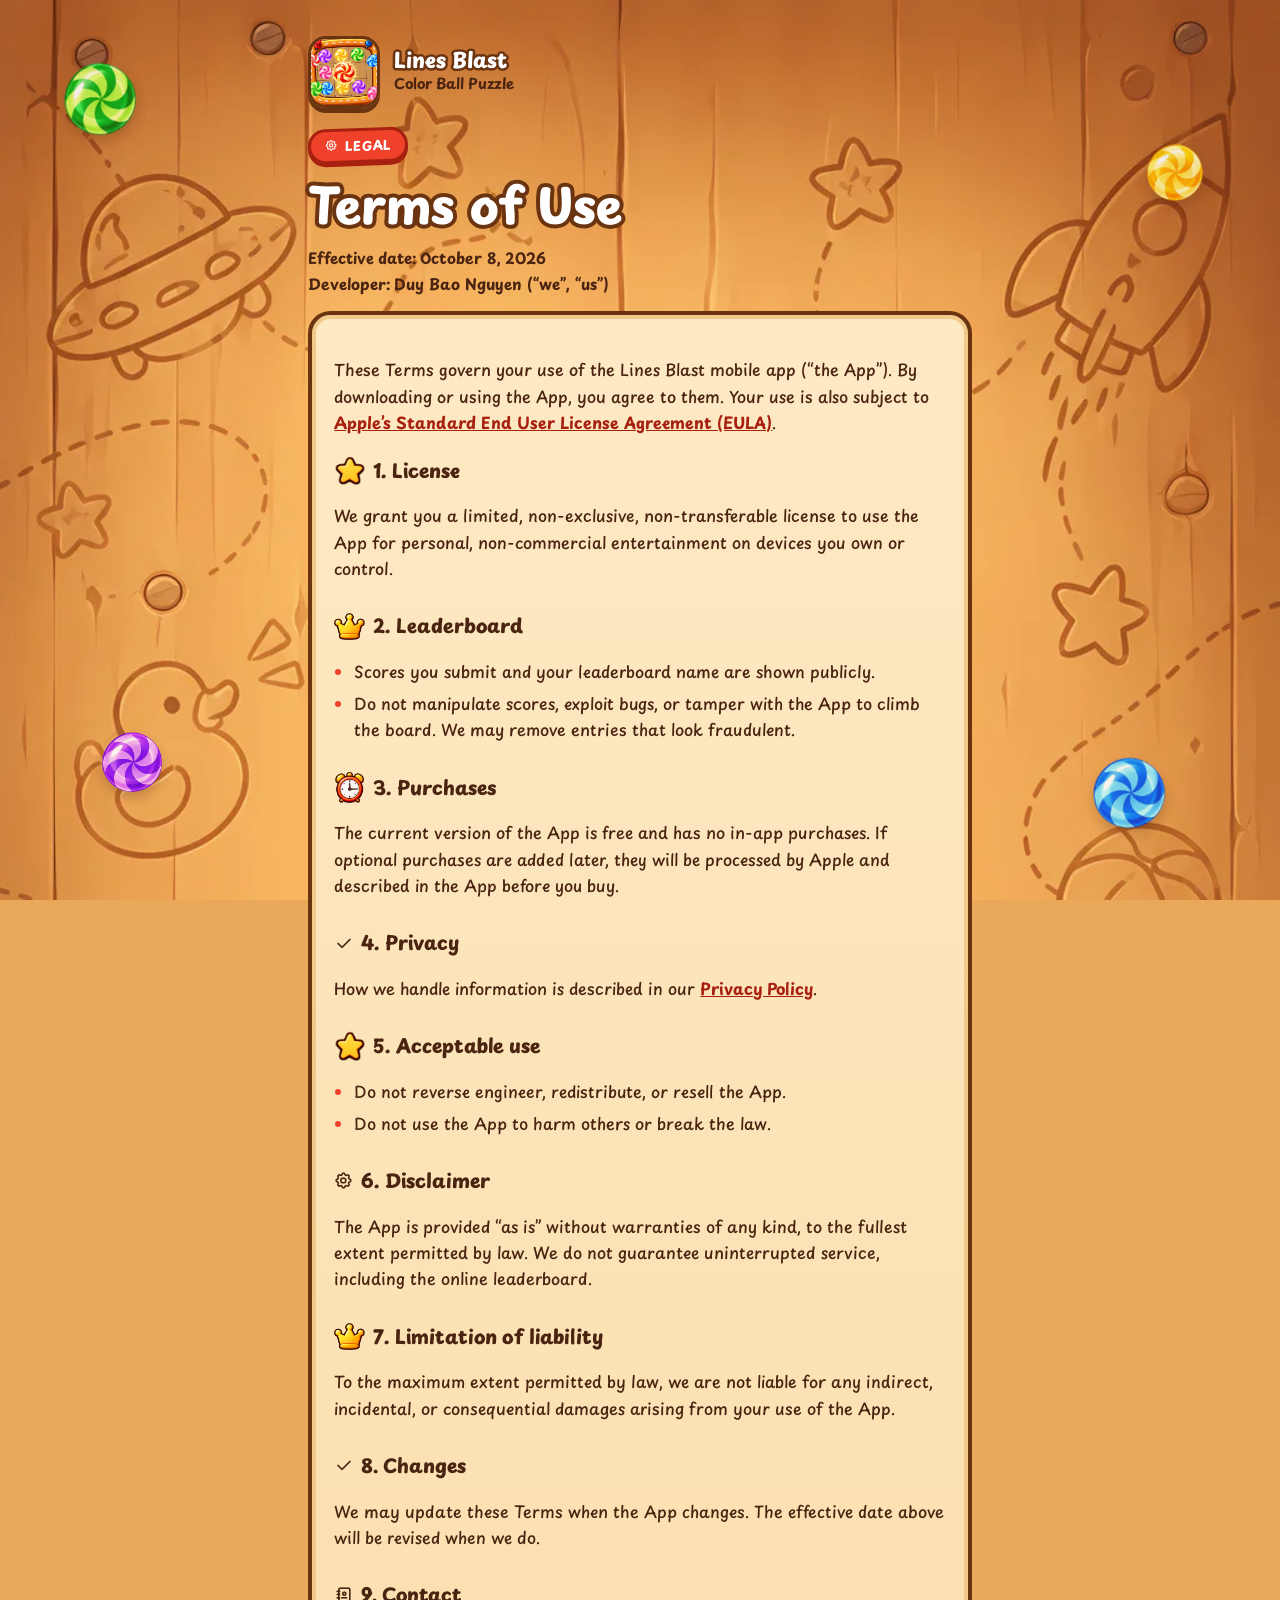
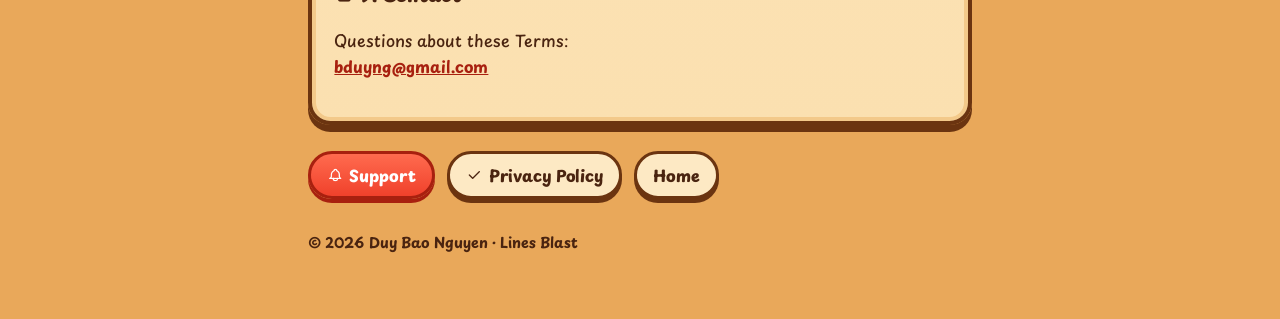
<file: lines-blast/terms/index.html>
<!DOCTYPE html>
<html lang="en">
  <head>
    <meta charset="utf-8" />
    <meta name="viewport" content="width=device-width, initial-scale=1" />
    <title>Terms of Use — Lines Blast</title>
    <meta name="description" content="Terms of Use for the Lines Blast app." />
    <link rel="icon" type="image/png" href="../assets/favicon.png" />
    <link rel="apple-touch-icon" href="../assets/app-icon.png" />
    <link rel="preconnect" href="https://fonts.googleapis.com" />
    <link rel="preconnect" href="https://fonts.gstatic.com" crossorigin />
    <link
      href="https://fonts.googleapis.com/css2?family=Playpen+Sans:wght@500;700&display=swap"
      rel="stylesheet"
    />
    <link rel="stylesheet" href="../assets/shared.css" />
  </head>
  <body>
    <div class="balls" aria-hidden="true">
      <img class="a" src="../assets/ball-lollipop-1.webp" alt="" />
      <img class="b" src="../assets/ball-lollipop-3.webp" alt="" />
      <img class="c" src="../assets/ball-lollipop-5.webp" alt="" />
      <img class="d" src="../assets/ball-lollipop-6.webp" alt="" />
    </div>

    <main class="wrap">
      <a class="brand" href="../">
        <img src="../assets/app-icon.png" width="72" height="72" alt="Lines Blast app icon" />
        <div>
          <div class="brand-name">Lines Blast</div>
          <div class="brand-tag">Color Ball Puzzle</div>
        </div>
      </a>

      <header>
        <span class="eyebrow"><span class="icon icon-settings"></span> Legal</span>
        <h1>Terms of Use</h1>
        <p class="meta">
          Effective date: October 8, 2026<br />
          Developer: Duy Bao Nguyen (“we”, “us”)
        </p>
      </header>

      <article class="card">
        <p>
          These Terms govern your use of the Lines Blast mobile app (“the
          App”). By downloading or using the App, you agree to them. Your use
          is also subject to
          <a
            href="https://www.apple.com/legal/internet-services/itunes/dev/stdeula/"
            rel="noopener noreferrer"
            >Apple’s Standard End User License Agreement (EULA)</a
          >.
        </p>

        <h2><img class="sticker" src="../assets/star.webp" alt="" /> 1. License</h2>
        <p>
          We grant you a limited, non-exclusive, non-transferable license to use
          the App for personal, non-commercial entertainment on devices you own
          or control.
        </p>

        <h2><img class="sticker" src="../assets/crown.webp" alt="" /> 2. Leaderboard</h2>
        <ul>
          <li>Scores you submit and your leaderboard name are shown publicly.</li>
          <li>
            Do not manipulate scores, exploit bugs, or tamper with the App to
            climb the board. We may remove entries that look fraudulent.
          </li>
        </ul>

        <h2><img class="sticker" src="../assets/clock.webp" alt="" /> 3. Purchases</h2>
        <p>
          The current version of the App is free and has no in-app purchases.
          If optional purchases are added later, they will be processed by
          Apple and described in the App before you buy.
        </p>

        <h2><span class="icon icon-check"></span> 4. Privacy</h2>
        <p>
          How we handle information is described in our
          <a href="../privacy/">Privacy Policy</a>.
        </p>

        <h2><img class="sticker" src="../assets/star.webp" alt="" /> 5. Acceptable use</h2>
        <ul>
          <li>Do not reverse engineer, redistribute, or resell the App.</li>
          <li>Do not use the App to harm others or break the law.</li>
        </ul>

        <h2><span class="icon icon-settings"></span> 6. Disclaimer</h2>
        <p>
          The App is provided “as is” without warranties of any kind, to the
          fullest extent permitted by law. We do not guarantee uninterrupted
          service, including the online leaderboard.
        </p>

        <h2><img class="sticker" src="../assets/crown.webp" alt="" /> 7. Limitation of liability</h2>
        <p>
          To the maximum extent permitted by law, we are not liable for any
          indirect, incidental, or consequential damages arising from your use
          of the App.
        </p>

        <h2><span class="icon icon-check"></span> 8. Changes</h2>
        <p>
          We may update these Terms when the App changes. The effective date
          above will be revised when we do.
        </p>

        <h2><span class="icon icon-address-book"></span> 9. Contact</h2>
        <p>
          Questions about these Terms:<br />
          <a href="mailto:bduyng@gmail.com">bduyng@gmail.com</a>
        </p>
      </article>

      <nav class="links">
        <a class="primary" href="../support/"><span class="icon icon-bell"></span> Support</a>
        <a href="../privacy/"><span class="icon icon-check"></span> Privacy Policy</a>
        <a href="../">Home</a>
      </nav>

      <footer>© 2026 Duy Bao Nguyen · Lines Blast</footer>
    </main>
  </body>
</html>
</file>
<file: doodle-sudoku/assets/shared.css>
@font-face {
  font-family: "ui";
  src: url("./ui.ttf") format("truetype");
  font-weight: normal;
  font-style: normal;
  font-display: block;
}

:root {
  --ink: #1c1917;
  --muted: #57534e;
  --paper: #fffaf3;
  --card: #ffffff;
  --line: #e7e5e4;
  --lime: #bef264;
  --lime-soft: #ecfccb;
  --sky: #7dd3fc;
  --sky-soft: #e0f2fe;
  --pink: #f472b6;
  --yellow: #fde047;
}

* {
  box-sizing: border-box;
}

body {
  margin: 0;
  font-family: "Playpen Sans", system-ui, sans-serif;
  color: var(--ink);
  background:
    radial-gradient(circle at 12% 8%, #fef9c3 0, transparent 42%),
    radial-gradient(circle at 88% 0%, #e0f2fe 0, transparent 36%),
    radial-gradient(circle at 70% 90%, #fce7f3 0, transparent 30%),
    var(--paper);
  line-height: 1.65;
}

.icon {
  font-family: "ui", sans-serif;
  font-style: normal;
  font-weight: normal;
  line-height: 1;
  display: inline-block;
  vertical-align: -0.12em;
  speak: never;
  -webkit-font-smoothing: antialiased;
}

.icon-bulb::before {
  content: "\e927";
}
.icon-bell::before {
  content: "\e90e";
}
.icon-confetti::before {
  content: "\e94b";
}
.icon-fire::before {
  content: "\e952";
}
.icon-info::before {
  content: "\e962";
}
.icon-heart::before {
  content: "\e961";
}
.icon-pencil::before {
  content: "\e969";
}
.icon-sparkle::before {
  content: "\e975";
}
.icon-streak::before {
  content: "\e94f";
}
.icon-play::before {
  content: "\e96c";
}

.wrap {
  max-width: 42rem;
  margin: 0 auto;
  padding: 2.25rem 1.25rem 4rem;
}

.brand {
  display: flex;
  align-items: center;
  gap: 0.85rem;
  margin-bottom: 1.25rem;
}

.brand img {
  width: 72px;
  height: 72px;
  border-radius: 18px;
  border: 3px solid #fff;
  box-shadow: 4px 4px 0 rgba(28, 25, 23, 0.1);
}

.brand-text {
  display: flex;
  flex-direction: column;
  gap: 0.15rem;
}

.brand-name {
  font-weight: 800;
  font-size: 1.15rem;
  line-height: 1.1;
}

.brand-tag {
  color: var(--muted);
  font-size: 0.85rem;
  font-weight: 600;
}

.eyebrow {
  display: inline-flex;
  align-items: center;
  gap: 0.35rem;
  font-size: 0.75rem;
  font-weight: 700;
  letter-spacing: 0.04em;
  text-transform: uppercase;
  color: #3f6212;
  background: var(--lime-soft);
  border: 2px solid var(--lime);
  border-radius: 999px;
  padding: 0.3rem 0.75rem;
  transform: rotate(-2deg);
  width: fit-content;
}

.eyebrow .icon {
  font-size: 1rem;
  color: #65a30d;
}

h1 {
  font-weight: 800;
  font-size: clamp(2rem, 5vw, 2.75rem);
  line-height: 1.15;
  margin: 0.85rem 0 0.5rem;
}

.meta {
  color: var(--muted);
  font-size: 0.95rem;
  font-weight: 500;
}

.card {
  background: var(--card);
  border: 2px solid var(--line);
  border-radius: 1.25rem;
  padding: 1.5rem 1.35rem;
  box-shadow: 4px 4px 0 rgba(28, 25, 23, 0.06);
}

h2 {
  display: flex;
  align-items: center;
  gap: 0.45rem;
  font-weight: 800;
  font-size: 1.2rem;
  margin: 1.75rem 0 0.6rem;
}

h2 .icon {
  font-size: 1.35rem;
  color: #0284c7;
}

p,
li {
  color: #292524;
  font-weight: 500;
}

ul {
  padding-left: 1.2rem;
}

li + li {
  margin-top: 0.35rem;
}

a {
  color: #0369a1;
  font-weight: 700;
}

a:hover {
  text-decoration-thickness: 2px;
}

.links {
  display: flex;
  gap: 0.75rem;
  flex-wrap: wrap;
  margin-top: 1.35rem;
}

.links a {
  display: inline-flex;
  align-items: center;
  gap: 0.35rem;
  text-decoration: none;
  background: #fff;
  border: 2px solid var(--line);
  border-radius: 999px;
  padding: 0.55rem 0.95rem;
  box-shadow: 3px 3px 0 rgba(28, 25, 23, 0.06);
  color: var(--ink);
}

.links a.primary {
  background: var(--lime-soft);
  border-color: var(--lime);
}

.links a .icon {
  font-size: 1.05rem;
}

footer {
  margin-top: 2rem;
  color: var(--muted);
  font-size: 0.9rem;
  font-weight: 600;
  display: flex;
  align-items: center;
  gap: 0.4rem;
}

footer .icon {
  color: #f472b6;
}

/* Home / support helpers */
.hero {
  text-align: center;
  min-height: 100vh;
  display: grid;
  place-items: center;
  padding: 2rem 1.25rem;
}

.hero-inner {
  max-width: 28rem;
}

.hero .app-icon {
  width: 112px;
  height: 112px;
  border-radius: 28px;
  border: 4px solid #fff;
  box-shadow: 6px 6px 0 rgba(28, 25, 23, 0.1);
  margin-bottom: 1rem;
}

.hero h1 {
  margin: 0.4rem 0 0.6rem;
}

.hero p {
  margin: 0 auto 1.5rem;
}

.btn {
  display: inline-flex;
  align-items: center;
  gap: 0.4rem;
  margin-top: 1rem;
  background: var(--sky-soft);
  border: 2px solid var(--sky);
  border-radius: 999px;
  padding: 0.7rem 1.15rem;
  text-decoration: none;
  color: #0c4a6e;
  font-weight: 800;
}

.floaters {
  position: fixed;
  inset: 0;
  pointer-events: none;
  overflow: hidden;
  z-index: 0;
}

.floaters .icon {
  position: absolute;
  opacity: 0.18;
  font-size: 2.5rem;
  color: #0c4a6e;
}

.floaters .a {
  top: 8%;
  left: 6%;
  color: #ca8a04;
  transform: rotate(-12deg);
}
.floaters .b {
  top: 18%;
  right: 8%;
  color: #db2777;
  font-size: 2rem;
  transform: rotate(10deg);
}
.floaters .c {
  bottom: 14%;
  left: 10%;
  color: #65a30d;
  transform: rotate(8deg);
}
.floaters .d {
  bottom: 10%;
  right: 12%;
  color: #0284c7;
  font-size: 2.2rem;
  transform: rotate(-6deg);
}

main,
.hero-inner {
  position: relative;
  z-index: 1;
}
</file>
<file: lines-blast/assets/shared.css>
@font-face {
  font-family: "Playpen Display";
  src: url("./playpen-800.woff2") format("woff2");
  font-weight: 800;
  font-display: swap;
}

@font-face {
  font-family: "ui";
  src: url("./ui.ttf") format("truetype");
  font-display: block;
}

:root {
  --ink: #4a2410;
  --ink-soft: #7a4520;
  --wood: #e9a85a;
  --paper: #fde9c4;
  --paper-edge: #f3c98a;
  --rim: #6b3410;
  --red: #f0412b;
  --red-dark: #a8200f;
  --gold: #ffc531;
}

* {
  box-sizing: border-box;
}

html {
  background: var(--wood);
}

body {
  margin: 0;
  min-height: 100vh;
  font-family: "Playpen Sans", system-ui, sans-serif;
  font-weight: 500;
  color: var(--ink);
  line-height: 1.65;
  background: url("./background.webp") center top / cover fixed, var(--wood);
}

h1,
h2,
.brand-name,
.eyebrow,
.btn,
.links a {
  font-family: "Playpen Display", "Playpen Sans", system-ui, sans-serif;
  font-weight: 800;
}

.icon {
  font-family: "ui", sans-serif;
  font-style: normal;
  font-weight: normal;
  line-height: 1;
  display: inline-block;
  vertical-align: -0.12em;
  speak: never;
  -webkit-font-smoothing: antialiased;
}
.icon-address-book::before {
  content: "\e900";
}
.icon-bell::before {
  content: "\e902";
}
.icon-check::before {
  content: "\e904";
}
.icon-settings::before {
  content: "\e909";
}

.sticker {
  width: 1.6em;
  height: 1.6em;
  object-fit: contain;
  vertical-align: middle;
}

.wrap {
  position: relative;
  z-index: 1;
  max-width: 44rem;
  margin: 0 auto;
  padding: 2.25rem 1.25rem 4rem;
}

.brand {
  display: flex;
  align-items: center;
  gap: 0.9rem;
  margin-bottom: 1.25rem;
  text-decoration: none;
  color: inherit;
}

.brand img {
  width: 72px;
  height: 72px;
  border-radius: 18px;
  border: 3px solid var(--rim);
  box-shadow: 0 5px 0 var(--rim);
}

.brand-name {
  font-size: 1.3rem;
  line-height: 1.1;
  color: #fff;
  -webkit-text-stroke: 5px var(--rim);
  paint-order: stroke fill;
}

.brand-tag {
  color: var(--ink);
  font-size: 0.9rem;
  font-weight: 700;
}

.eyebrow {
  display: inline-flex;
  align-items: center;
  gap: 0.4rem;
  font-size: 0.8rem;
  letter-spacing: 0.05em;
  text-transform: uppercase;
  color: #fff;
  background: var(--red);
  border: 3px solid var(--red-dark);
  border-radius: 999px;
  padding: 0.25rem 0.85rem;
  box-shadow: 0 3px 0 var(--red-dark);
  transform: rotate(-2deg);
}

h1 {
  font-size: clamp(2.1rem, 6vw, 3rem);
  line-height: 1.1;
  margin: 0.9rem 0 0.5rem;
  color: #fff;
  -webkit-text-stroke: 8px var(--rim);
  paint-order: stroke fill;
}

.meta {
  font-size: 0.95rem;
  font-weight: 700;
  color: var(--ink);
}

.card {
  background: linear-gradient(var(--paper), #fbe0b0);
  border: 4px solid var(--rim);
  border-radius: 1.4rem;
  padding: 1.6rem 1.4rem;
  box-shadow:
    inset 0 0 0 4px var(--paper-edge),
    0 7px 0 var(--rim);
}

h2 {
  display: flex;
  align-items: center;
  gap: 0.5rem;
  font-size: 1.2rem;
  margin: 1.8rem 0 0.5rem;
  color: var(--ink);
}

h2:first-of-type {
  margin-top: 1.2rem;
}

p,
li {
  font-weight: 500;
}

ul {
  padding-left: 1.25rem;
}

li + li {
  margin-top: 0.35rem;
}

li::marker {
  color: var(--red);
}

a {
  color: var(--red-dark);
  font-weight: 700;
}

.links {
  display: flex;
  gap: 0.75rem;
  flex-wrap: wrap;
  margin-top: 1.6rem;
}

.links a,
.btn {
  display: inline-flex;
  align-items: center;
  gap: 0.4rem;
  text-decoration: none;
  color: var(--ink);
  background: var(--paper);
  border: 3px solid var(--rim);
  border-radius: 999px;
  padding: 0.5rem 1rem;
  box-shadow: 0 4px 0 var(--rim);
  transition: transform 80ms ease, box-shadow 80ms ease;
}

.links a.primary,
.btn {
  color: #fff;
  background: linear-gradient(#ff6b4f, var(--red));
  border-color: var(--red-dark);
  box-shadow: 0 4px 0 var(--red-dark);
}

.links a:active,
.btn:active {
  transform: translateY(3px);
  box-shadow: 0 1px 0 var(--rim);
}

.btn {
  margin-top: 0.75rem;
  font-size: 1.05rem;
  padding: 0.7rem 1.3rem;
}

footer {
  margin-top: 2rem;
  font-size: 0.9rem;
  font-weight: 700;
  display: flex;
  align-items: center;
  gap: 0.4rem;
}

.hero {
  position: relative;
  z-index: 1;
  min-height: 100vh;
  display: grid;
  place-items: center;
  padding: 2rem 1.25rem;
  text-align: center;
}

.hero-card {
  max-width: 26rem;
  padding: 3.5rem 2rem 3rem;
  background: url("./popup.webp") center / 100% 100% no-repeat;
}

.hero .app-icon {
  width: 120px;
  height: 120px;
  border-radius: 28px;
  border: 4px solid var(--rim);
  box-shadow: 0 6px 0 var(--rim);
}

.hero h1 {
  margin: 0.9rem 0 0.4rem;
}

.hero p {
  margin: 0 auto 0.5rem;
  font-weight: 700;
}

.hero .links {
  justify-content: center;
}

.balls {
  position: fixed;
  inset: 0;
  pointer-events: none;
  overflow: hidden;
  z-index: 0;
}

.balls img {
  position: absolute;
  width: 72px;
  opacity: 0.9;
  filter: drop-shadow(0 6px 6px rgba(74, 36, 16, 0.25));
}
.balls .a {
  top: 7%;
  left: 5%;
  transform: rotate(-14deg);
}
.balls .b {
  top: 16%;
  right: 6%;
  width: 56px;
  transform: rotate(12deg);
}
.balls .c {
  bottom: 12%;
  left: 8%;
  width: 60px;
}
.balls .d {
  bottom: 8%;
  right: 9%;
  transform: rotate(-8deg);
}

@media (max-width: 640px) {
  .balls img {
    width: 44px;
    opacity: 0.6;
  }
}
</file>
